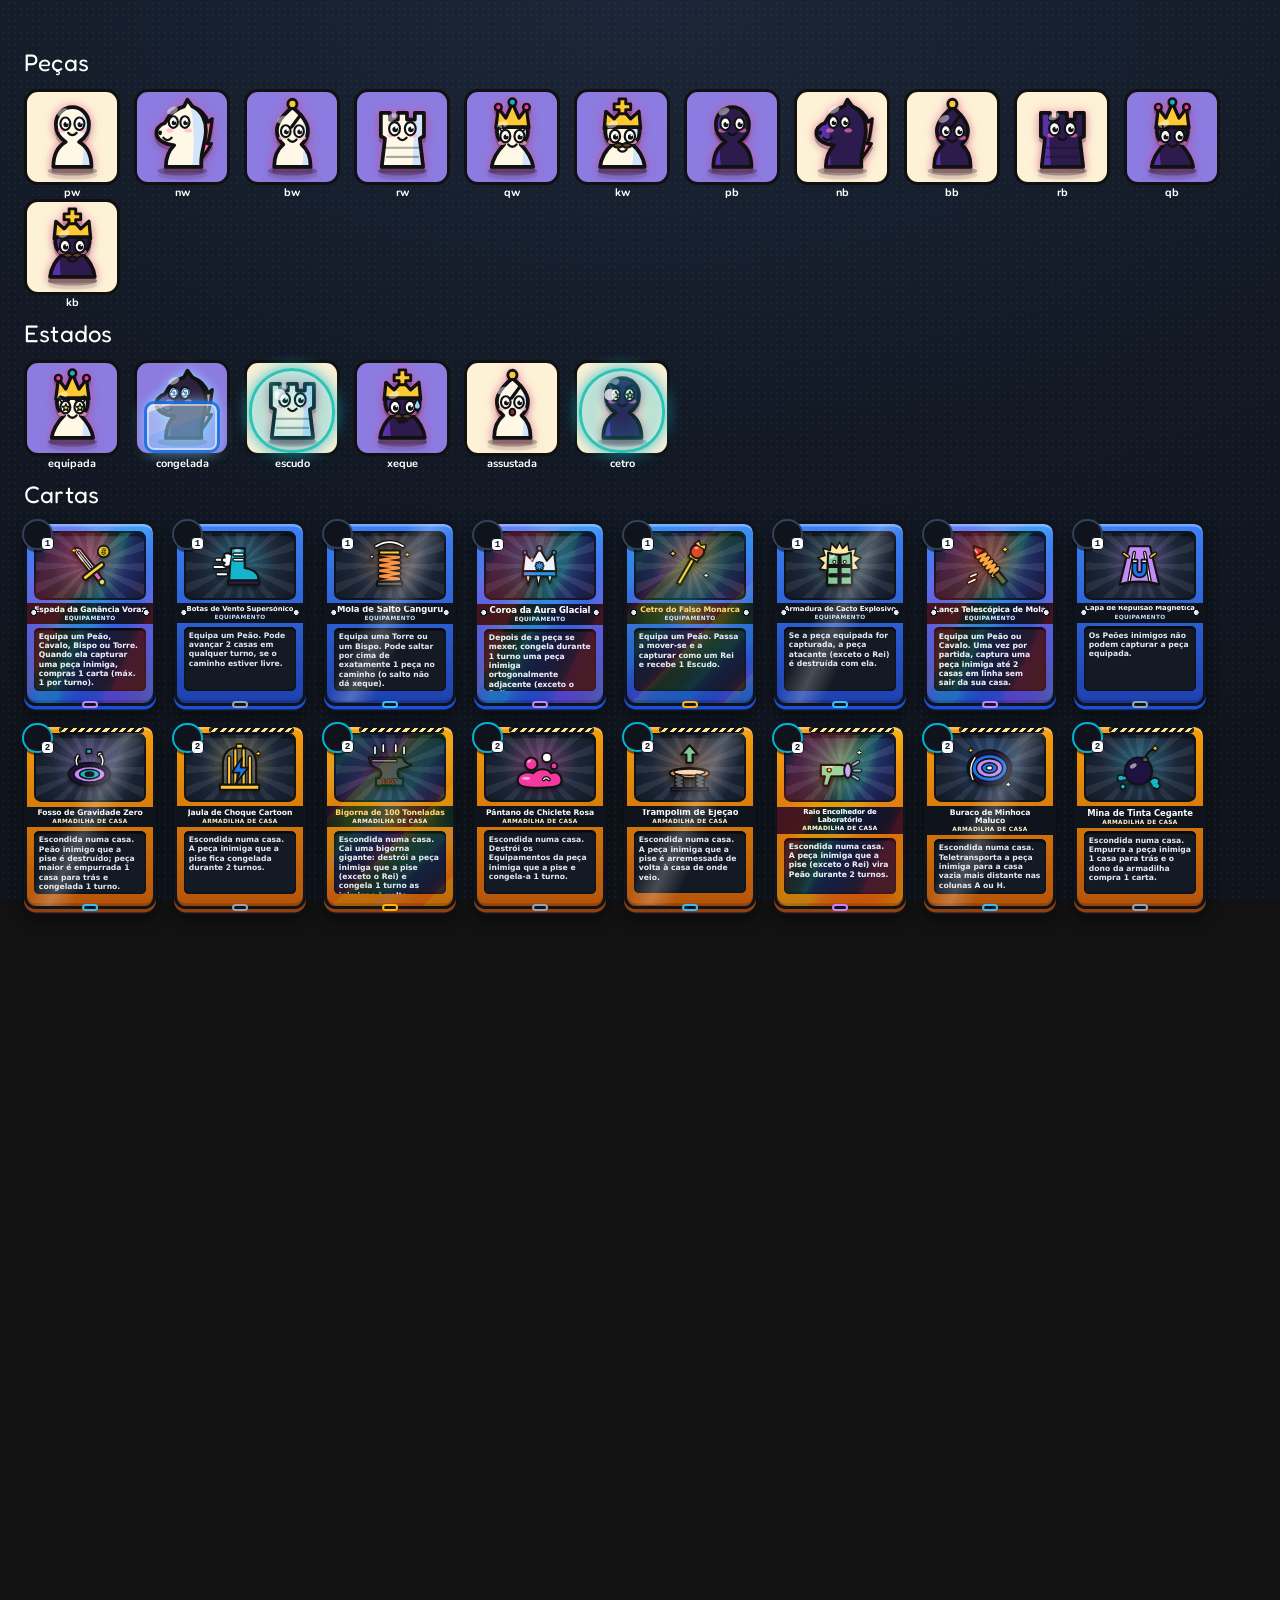
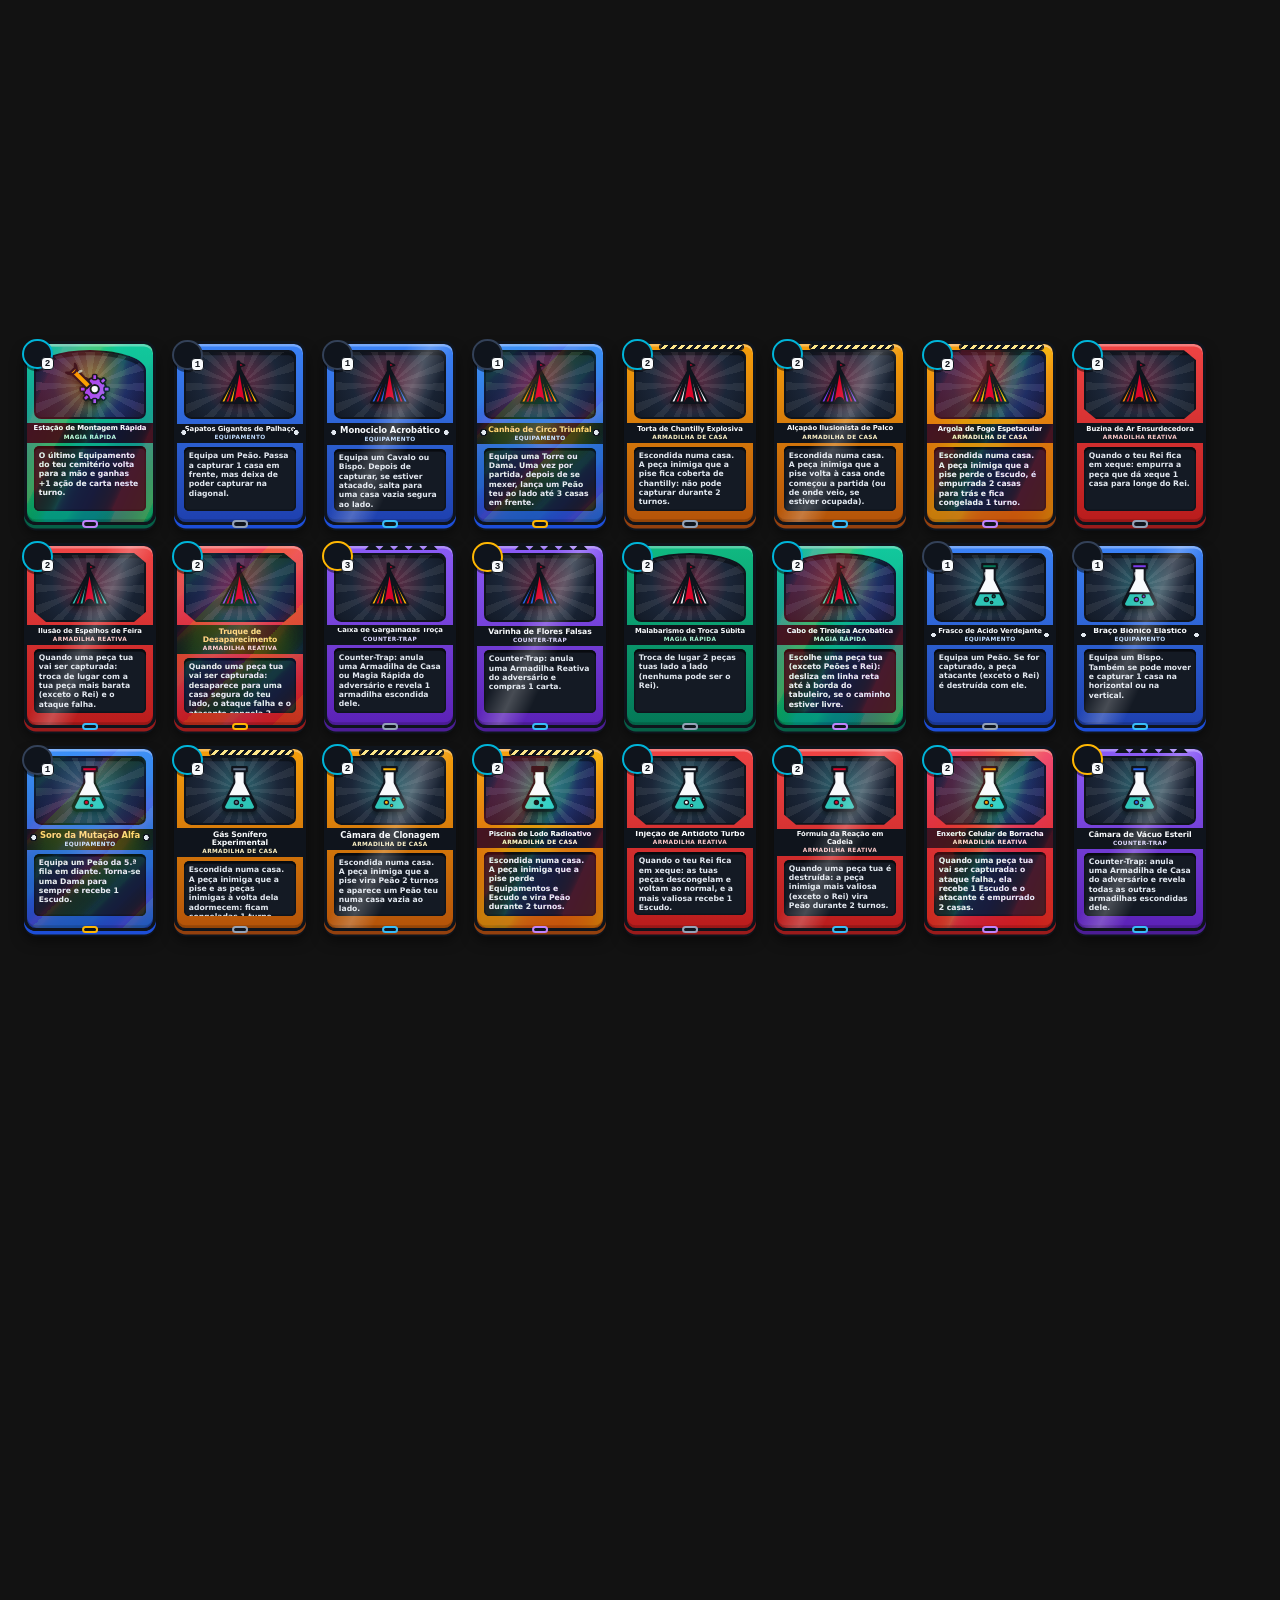
<file: tools/gallery.html>
<!doctype html>
<html lang="pt-PT">
<head>
  <meta charset="utf-8">
  <meta name="viewport" content="width=device-width, initial-scale=1">
  <title>Galeria · Chess-Gi-Oh!</title>
  <link href="https://fonts.googleapis.com/css2?family=Fredoka:wght@500;600;700&family=Nunito:wght@600;700;800&display=swap" rel="stylesheet">
  <link rel="stylesheet" href="../styles/base.css">
  <link rel="stylesheet" href="../styles/board.css">
  <link rel="stylesheet" href="../styles/cards.css">
  <style>
    body { padding: 24px; overflow: auto; }
    h2 { font-family: Fredoka, sans-serif; color: #fff; margin: 24px 0 12px; }
    .row { display: flex; flex-wrap: wrap; gap: 14px; }
    .cell { width: 96px; height: 96px; position: relative; background: #FDF1D6; border: 3px solid #111; border-radius: 14px; }
    .cell.dark { background: #8C7BE0; }
    .cell .piece { position: absolute; inset: 0; width: 100%; height: 100%; left: 0; top: 0; }
    .cell small { position: absolute; bottom: -18px; left: 0; right: 0; text-align: center; color: #fff; font: 700 11px Nunito, sans-serif; }
    .cards { display: flex; flex-wrap: wrap; gap: 18px; }
  </style>
</head>
<body>
  <h2>Peças</h2>
  <div class="row" id="pieces"></div>
  <h2>Estados</h2>
  <div class="row" id="states"></div>
  <h2>Cartas</h2>
  <div class="cards" id="cards"></div>
  <script src="../src/core/EventBus.js"></script>
  <script src="../src/game/CardsNew.js"></script>
  <script src="../src/game/Cards.js"></script>
  <script src="../src/view/PieceArt.js"></script>
  <script src="../src/view/CardArt.js"></script>
  <script src="../src/view/CardArtFamilies.js"></script>
  <script src="../src/ui/HoloCard.js"></script>
  <script>
    document.body.insertAdjacentHTML('afterbegin', YC.PieceArt.defs());
    const mk = (type, color, cls = '', label = '') => {
      const c = document.createElement('div');
      c.className = 'cell' + (Math.random() < 0.5 ? ' dark' : '');
      c.innerHTML = `<div class="piece ${color} ${cls}"><div class="hop"><div class="squash">${YC.PieceArt.svg(type, color)}</div></div>`
        + `<div class="shield-dome"></div><div class="ice-block"></div></div><small>${label}</small>`;
      return c;
    };
    for (const color of ['w', 'b']) for (const t of 'pnbrqk') document.getElementById('pieces').appendChild(mk(t, color, '', t + color));
    const st = document.getElementById('states');
    [['q', 'w', 'equipped', 'equipada'], ['n', 'b', 'frozen', 'congelada'], ['r', 'w', 'shielded', 'escudo'], ['k', 'b', 'checked', 'xeque'], ['b', 'w', 'scared', 'assustada'], ['p', 'b', 'equipped shielded', 'cetro']]
      .forEach(([t, c, cls, l]) => st.appendChild(mk(t, c, cls, l)));
    if (YC.HoloCard) {
      const box = document.getElementById('cards');
      for (const c of YC.Cards.LIST) box.appendChild(YC.HoloCard.create(c.id, { size: 'md' }));
    }
  </script>
</body>
</html>
</file>
<file: styles/base.css>
/* base.css — sistema de design "Caixa de Brinquedos de Vinil" (docs/DIRECAO-DE-ARTE.md): tokens, tipografia
   (Titan One / Plus Jakarta Sans / Chakra Petch), botões e painéis de plástico moldado (contorno escuro, aba
   inferior dura, bisel claro em cima — sem néon nem vidro desfocado), barra de topo, doca, toasts e modais. */
:root {
  /* superfícies e neutros (ardósia de vinil) */
  --bg-canvas: #0F141C;
  --surface-1: #181F2C;
  --surface-2: #232D3F;
  --surface-3: #334158;
  --border-ink: #0F141C;
  --border-highlight: rgba(255, 255, 255, .22);
  --text-main: #F8FAFC;
  --text-muted: #94A3B8;
  --text-inverse: #0F141C;
  /* ação e semântica */
  --color-primary: #FFB703; --color-primary-hover: #FFD166; --color-primary-lip: #B87D00;
  --color-accent: #00B4D8; --color-accent-lip: #007796;
  --color-success: #2EC4B6; --color-success-lip: #1B8A7E;
  --color-danger: #D90429; --color-danger-hover: #EF233C; --color-danger-lip: #8D021F;
  --color-warning: #FB8500;
  /* equipas, tabuleiro, raridades, tipos de carta */
  --team-white: #F1F5F9; --team-black: #1E293B;
  --board-tile-light: #E2E8F0; --board-tile-dark: #475569; --board-frame: #1E2636;
  --rarity-common: #64748B; --rarity-rare: #0284C7; --rarity-epic: #9333EA; --rarity-legendary: #FFB703;
  --type-equip: #2563EB; --type-equip-lip: #1D4ED8;
  --type-trap-tile: #D97706; --type-trap-tile-lip: #92400E;
  --type-trap-react: #DC2626; --type-trap-react-lip: #991B1B;
  --type-counter: #7C3AED; --type-counter-lip: #5B21B6;
  --type-magic: #047857; --type-magic-lip: #065F46;
  /* tipografia */
  --font-display: 'Titan One', system-ui, sans-serif;
  --font-sans: 'Plus Jakarta Sans', system-ui, -apple-system, sans-serif;
  --font-num: 'Chakra Petch', ui-monospace, monospace;
  /* raios, sombras táteis, espaços */
  --radius-xs: 6px; --radius-sm: 10px; --radius-md: 14px; --radius-lg: 20px; --radius-xl: 26px;
  --shadow-panel: 0 6px 0 #090C10, 0 12px 24px rgba(0, 0, 0, .45), inset 0 2px 0 var(--border-highlight);
  --shadow-tray: inset 0 3px 0 rgba(0, 0, 0, .55), inset 0 0 0 2px #0F141C, 0 1px 0 rgba(255, 255, 255, .08);
  --shadow-btn-primary: 0 5px 0 var(--color-primary-lip), 0 8px 16px rgba(0, 0, 0, .4), inset 0 2px 0 rgba(255, 255, 255, .45);
  --shadow-btn-secondary: 0 4px 0 #111722, 0 6px 12px rgba(0, 0, 0, .35), inset 0 2px 0 rgba(255, 255, 255, .18);
  --shadow-btn-danger: 0 5px 0 var(--color-danger-lip), 0 8px 16px rgba(0, 0, 0, .4), inset 0 2px 0 rgba(255, 255, 255, .3);
  --shadow-card-rest: 0 4px 0 #090C10, 0 8px 16px rgba(0, 0, 0, .5);
  --shadow-card-lift: 0 6px 0 #090C10, 0 22px 32px rgba(0, 0, 0, .65);
  /* motion */
  --dur-instant: 90ms; --dur-fast: 160ms; --dur-normal: 260ms; --dur-slow: 420ms;
  --ease-out-snappy: cubic-bezier(.22, 1, .36, 1);
  --ease-out-toy: cubic-bezier(.34, 1.45, .64, 1);
  --ease-in-anticipation: cubic-bezier(.36, 0, .66, -.56);
  --ease-in-out-crisp: cubic-bezier(.65, 0, .35, 1);

  /* nomes antigos (ainda usados em alguns sítios) apontados para a paleta nova */
  --ink: #0F141C; --cream: #F8FAFC; --night: #0F141C; --night-2: #181F2C; --plum: #232D3F;
  --gold: #FFB703; --pink: #D90429; --teal: #2EC4B6; --cyan: #00B4D8; --blue: #2563EB; --orange: #FB8500;
  --green: #2EC4B6; --red: #D90429; --grey: #94A3B8; --violet: #7C3AED; --lilac: #C4B5FD;
  --radius: 20px;
  --pop: 0 5px 0 #090C10;
  --pop-sm: 0 3px 0 #090C10;
  --font-head: var(--font-display);
  --font-body: var(--font-sans);
  color-scheme: dark;
}

* { box-sizing: border-box; }
html, body { margin: 0; height: 100%; }
body {
  font-family: var(--font-sans);
  font-weight: 600;
  font-synthesis: none;   /* a Titan One só tem um peso: nunca engordar à força */
  color: var(--text-main);
  background: radial-gradient(120% 90% at 50% 0%, #1B2638 0%, #121925 55%, var(--bg-canvas) 100%) fixed;
  overflow-x: hidden;
}
/* textura de plástico moldado: grão muito fino, sem cor */
body::before {
  content: '';
  position: fixed; inset: 0; pointer-events: none; z-index: 0;
  background-image: radial-gradient(rgba(255, 255, 255, .035) 1px, transparent 1.2px);
  background-size: 6px 6px;
}
button { font: inherit; color: inherit; }
h1, h2, h3, .head { font-family: var(--font-display); font-weight: 400; letter-spacing: .01em; margin: 0; }
/* títulos de brinquedo: contorno por trás do preenchimento + sombra dura */
.title-toy { font-family: var(--font-display); font-weight: 400; color: var(--text-main); -webkit-text-stroke: 2px var(--border-ink); paint-order: stroke fill; text-shadow: 0 3px 0 var(--border-ink); }
[hidden] { display: none !important; }
.ico { display: inline-block; flex: none; vertical-align: middle; overflow: visible; }

/* ── Botões (plástico com aba dura; carregar = o botão bate no fundo) ── */
.btn {
  --bg: linear-gradient(180deg, var(--color-primary-hover) 0%, var(--color-primary) 100%); --fg: var(--text-inverse);
  --lip: var(--color-primary-lip); --shadow: var(--shadow-btn-primary);
  display: inline-flex; align-items: center; justify-content: center; gap: .5em;
  min-height: 44px; padding: 0 1.2em; border: 3px solid var(--border-ink); border-radius: var(--radius-md);
  background: var(--bg); color: var(--fg);
  font-family: var(--font-display); font-weight: 400; font-size: 1.02rem; line-height: 1; letter-spacing: .02em;
  box-shadow: var(--shadow); cursor: pointer; user-select: none; white-space: nowrap;
  transition: transform 120ms var(--ease-out-toy), box-shadow 120ms var(--ease-out-snappy), filter 120ms;
  position: relative;
}
.btn:hover { transform: translateY(-2px); filter: brightness(1.06); box-shadow: 0 7px 0 var(--lip), 0 10px 18px rgba(0, 0, 0, .4), inset 0 2px 0 rgba(255, 255, 255, .4); }
.btn:active { transform: translateY(4px) scale(.98); box-shadow: 0 1px 0 var(--lip), 0 2px 6px rgba(0, 0, 0, .4), inset 0 2px 0 rgba(255, 255, 255, .3); transition-duration: 70ms; }
.btn:focus-visible { outline: 3px solid var(--color-accent); outline-offset: 3px; }
.btn:disabled { --bg: var(--surface-3); --fg: #64748B; --lip: #1E293B; filter: none; cursor: not-allowed; transform: none; box-shadow: 0 4px 0 #1E293B; }
/* secundário (ardósia), perigo (vermelho), acento (azul), sucesso (menta) */
.btn.secondary, .btn.pink, .btn.violet, .btn.ghost { --bg: var(--surface-2); --fg: var(--text-main); --lip: #111722; --shadow: var(--shadow-btn-secondary); font-family: var(--font-sans); font-weight: 800; text-transform: uppercase; font-size: .9rem; }
.btn.secondary:hover, .btn.pink:hover, .btn.violet:hover, .btn.ghost:hover { --bg: var(--surface-3); }
.btn.danger, .btn.red { --bg: linear-gradient(180deg, var(--color-danger-hover) 0%, var(--color-danger) 100%); --fg: var(--text-main); --lip: var(--color-danger-lip); --shadow: var(--shadow-btn-danger); }
.btn.accent, .btn.teal, .btn.blue { --bg: linear-gradient(180deg, #48CAE4 0%, var(--color-accent) 100%); --fg: var(--text-inverse); --lip: var(--color-accent-lip); --shadow: 0 5px 0 var(--color-accent-lip), 0 8px 16px rgba(0, 0, 0, .4), inset 0 2px 0 rgba(255, 255, 255, .4); }
.btn.green { --bg: linear-gradient(180deg, #5EE0D4 0%, var(--color-success) 100%); --fg: var(--text-inverse); --lip: var(--color-success-lip); --shadow: 0 5px 0 var(--color-success-lip), 0 8px 16px rgba(0, 0, 0, .4), inset 0 2px 0 rgba(255, 255, 255, .4); }
.btn.big { min-height: 56px; font-size: 1.3rem; padding: 0 1.6em; }
.btn.small { min-height: 34px; font-size: .82rem; padding: 0 .9em; border-width: 2.5px; border-radius: var(--radius-sm); }
.btn .ico { width: 1.25em; height: 1.25em; }
.icon-btn { width: 40px; height: 40px; display: inline-grid; place-items: center; border-radius: var(--radius-sm); border: 2.5px solid var(--border-ink); background: var(--surface-2);
  box-shadow: var(--shadow-btn-secondary); cursor: pointer; transition: transform 120ms var(--ease-out-toy), background 120ms; }
.icon-btn:hover { background: var(--surface-3); transform: translateY(-1px); }
.icon-btn:active { transform: translateY(3px); box-shadow: 0 1px 0 #111722; }

/* chips (escolhas pequenas: nível do bot, relógio, filtros) */
.chip {
  display: inline-flex; align-items: center; gap: .35em; min-height: 32px; padding: 0 .8em; border-radius: var(--radius-sm);
  border: 2.5px solid var(--border-ink); background: var(--surface-1); color: var(--text-muted);
  font-family: var(--font-sans); font-weight: 800; font-size: .82rem; box-shadow: var(--shadow-tray); cursor: pointer;
  transition: transform 120ms var(--ease-out-toy), background 120ms, color 120ms;
}
.chip:hover { color: var(--text-main); background: var(--surface-2); }
.chip.on { background: var(--color-accent); color: var(--text-inverse); box-shadow: 0 3px 0 var(--color-accent-lip), inset 0 2px 0 rgba(255, 255, 255, .35); transform: translateY(-1px); }
.chip.dark { background: var(--surface-1); }

/* painel (plástico ABS opaco) e bandeja rebaixada */
.panel {
  background: var(--surface-2); color: var(--text-main);
  border: 3px solid var(--border-ink); border-radius: var(--radius-lg);
  box-shadow: var(--shadow-panel);
}
.panel.cream { background: var(--surface-2); color: var(--text-main); }
.tray { background: var(--surface-1); border-radius: 12px; box-shadow: var(--shadow-tray); padding: 12px; }
.panel-head { display: flex; align-items: center; gap: 8px; margin: -3px -3px 12px; padding: 0 14px; height: 46px; background: var(--surface-1);
  border-radius: var(--radius-lg) var(--radius-lg) 0 0; border-bottom: 2px solid var(--border-ink); }
.panel-head h2, .panel-head h3 { font-size: 1.15rem; -webkit-text-stroke: 1.5px var(--border-ink); paint-order: stroke fill; text-shadow: 0 2px 0 var(--border-ink); }

/* ── Barra de topo ── */
#topnav {
  position: sticky; top: 0; z-index: 60;
  display: flex; align-items: center; gap: 12px; height: 64px; padding: 0 20px;
  background: var(--surface-1); border-bottom: 3px solid var(--border-ink); box-shadow: 0 4px 0 #090C10;
}
.logo { font-family: var(--font-display); font-size: 1.35rem; line-height: 1; white-space: nowrap; cursor: pointer; margin: 0 auto 0 8px;
  color: var(--color-primary); -webkit-text-stroke: 2px var(--border-ink); paint-order: stroke fill; text-shadow: 0 3px 0 var(--border-ink); }
.logo small { display: block; margin-top: 3px; font-family: var(--font-sans); font-weight: 800; font-size: .52em; color: var(--text-muted); letter-spacing: .22em; text-transform: uppercase;
  -webkit-text-stroke: 0; text-shadow: none; }
.match-flag { display: none; align-items: center; gap: 6px; font-weight: 800; font-size: .85rem; color: var(--color-primary); }
body.has-match .match-flag { display: inline-flex; }
.wallet { display: flex; gap: 8px; align-items: center; }
.coin-pill { display: inline-flex; align-items: center; gap: 6px; height: 36px; padding: 0 12px 0 5px; border-radius: 999px; border: 2px solid var(--border-ink);
  background: var(--surface-1); box-shadow: var(--shadow-tray); font-family: var(--font-num); font-weight: 700; font-size: 1rem; font-variant-numeric: tabular-nums; }
.coin-pill .ico { width: 26px; height: 26px; }
.btn .coin-pill { height: 30px; background: rgba(15, 20, 28, .14); border-color: rgba(15, 20, 28, .55); box-shadow: none; color: var(--text-inverse); }
.btn .coin-pill .ico { width: 22px; height: 22px; }
.account { display: flex; align-items: center; gap: 10px; font-size: .9rem; cursor: pointer; padding: 4px 10px 4px 4px; border-radius: 12px; border: 2px solid transparent; }
.account:hover { border-color: var(--surface-3); }
.acc-txt { display: flex; flex-direction: column; line-height: 1.15; }
.acc-txt b { font-weight: 800; }
.acc-txt small { color: var(--text-muted); font-size: .72rem; display: inline-flex; align-items: center; gap: 4px; }
.avatar { width: 44px; height: 44px; border-radius: 12px; border: 2.5px solid var(--border-ink); background: var(--surface-3); display: grid; place-items: center; overflow: hidden;
  font-family: var(--font-display); color: var(--text-main); font-size: 1.1rem; box-shadow: 0 3px 0 #090C10, inset 0 2px 0 rgba(255, 255, 255, .2); }
.avatar img { width: 100%; height: 100%; object-fit: cover; }

/* ── Doca de navegação (em baixo) ── */
#dock { position: fixed; left: 50%; bottom: 18px; transform: translateX(-50%); z-index: 60; display: flex; align-items: flex-end; gap: 6px; padding: 6px;
  border-radius: 18px; background: var(--surface-1); border: 3px solid var(--border-ink); box-shadow: 0 5px 0 #090C10, 0 12px 24px rgba(0, 0, 0, .5); }
#dock .tab { display: flex; flex-direction: column; align-items: center; justify-content: center; gap: 2px; width: 100px; height: 58px; border-radius: 12px;
  border: 2.5px solid var(--border-ink); background: var(--surface-1); color: var(--text-muted); cursor: pointer; box-shadow: var(--shadow-tray);
  font-family: var(--font-sans); font-weight: 800; font-size: .74rem; text-transform: uppercase; letter-spacing: .04em;
  transition: width 220ms var(--ease-out-snappy), height 220ms var(--ease-out-snappy), transform 220ms var(--ease-out-snappy), background 140ms, color 140ms; }
#dock .tab .ico { width: 28px; height: 28px; transition: transform 220ms var(--ease-out-toy); }
#dock .tab:hover { color: var(--text-main); background: var(--surface-2); transform: translateY(-2px); }
#dock .tab.active { width: 126px; height: 70px; transform: translateY(-6px); background: var(--surface-2); color: var(--text-main);
  box-shadow: inset 0 4px 0 var(--color-accent), 0 4px 0 #090C10, inset 0 0 0 2px rgba(255, 255, 255, .05); }
#dock .tab.active span { font-family: var(--font-display); font-weight: 400; font-size: .95rem; text-transform: none; letter-spacing: .01em; color: var(--text-main);
  -webkit-text-stroke: 1.2px var(--border-ink); paint-order: stroke fill; }
#dock .tab.active .ico { transform: scale(1.12) translateY(-1px); }
body.in-match #dock { display: none; }

main#screens { position: relative; z-index: 1; }
.screen { display: none; padding: 22px 22px 120px; max-width: 1360px; margin: 0 auto; }
.screen.active { display: block; }

/* ── Toasts e modais ── */
#toasts { position: fixed; left: 50%; top: 76px; transform: translateX(-50%); z-index: 100; display: flex; flex-direction: column; gap: 8px; align-items: center; pointer-events: none; }
.toast { display: flex; align-items: center; min-height: 46px; background: var(--surface-2); color: var(--text-main); border: 2.5px solid var(--border-ink); border-left: 8px solid var(--color-accent);
  border-radius: 12px; padding: .55em 1em; box-shadow: 0 4px 0 #090C10, 0 10px 20px rgba(0, 0, 0, .45); font-weight: 700;
  animation: toast-in 240ms var(--ease-out-snappy); max-width: min(92vw, 520px); }
.toast.bad { border-left-color: var(--color-danger); }
@keyframes toast-in { from { opacity: 0; transform: translateY(-14px); } }

.modal-back { position: fixed; inset: 0; z-index: 80; background: rgba(10, 14, 20, .78); display: grid; place-items: center; padding: 16px; animation: fade-in 160ms; }
.modal { position: relative; background: var(--surface-2); color: var(--text-main); border: 3px solid var(--border-ink); border-radius: var(--radius-lg); box-shadow: var(--shadow-panel);
  padding: 22px; max-width: min(560px, 94vw); max-height: 88vh; overflow: auto; animation: pop-in 240ms var(--ease-out-snappy); }
.modal-x { position: absolute; top: 10px; right: 10px; width: 40px; height: 40px; display: grid; place-items: center; border-radius: var(--radius-sm); cursor: pointer;
  border: 2.5px solid var(--border-ink); background: linear-gradient(180deg, var(--color-danger-hover), var(--color-danger)); box-shadow: 0 4px 0 var(--color-danger-lip), inset 0 2px 0 rgba(255, 255, 255, .3);
  transition: transform 120ms var(--ease-out-toy); z-index: 2; }
.modal-x:hover { transform: translateY(-2px); }
.modal-x:active { transform: translateY(3px); box-shadow: 0 1px 0 var(--color-danger-lip); }
.modal h2 { padding-right: 44px; font-size: 1.5rem; margin-bottom: 10px; -webkit-text-stroke: 1.5px var(--border-ink); paint-order: stroke fill; text-shadow: 0 2px 0 var(--border-ink); }
.modal p { font-weight: 500; line-height: 1.5; color: #CBD5E1; }
.modal .row { display: flex; gap: 10px; flex-wrap: wrap; justify-content: flex-end; margin-top: 18px; }
@keyframes fade-in { from { opacity: 0; } }
@keyframes pop-in { from { opacity: 0; transform: scale(.92) translateY(12px); } }

/* definições: linhas com interruptor de plástico */
.settings-modal { width: min(440px, 94vw); }
.set-row { display: flex; align-items: center; justify-content: space-between; gap: 14px; padding: 12px 14px; margin-top: 10px; border-radius: 12px; background: var(--surface-1); box-shadow: var(--shadow-tray); cursor: pointer; }
.set-row b { display: block; font-weight: 800; }
.set-row small { display: block; color: var(--text-muted); font-weight: 600; font-size: .82rem; margin-top: 2px; }
.toggle { position: relative; flex: none; width: 58px; height: 32px; border-radius: 999px; border: 2.5px solid var(--border-ink); background: var(--surface-3); cursor: pointer;
  box-shadow: inset 0 3px 0 rgba(0, 0, 0, .35); transition: background 160ms; }
.toggle i { position: absolute; top: 2px; left: 3px; width: 23px; height: 23px; border-radius: 50%; background: #F8FAFC; border: 2px solid var(--border-ink); box-shadow: 0 2px 0 #090C10;
  transition: transform 180ms var(--ease-out-toy); }
.toggle.on { background: var(--color-success); }
.toggle.on i { transform: translateX(25px); }
.muted { color: var(--text-muted); }
.sr { position: absolute; width: 1px; height: 1px; overflow: hidden; clip: rect(0 0 0 0); }

@media (max-width: 860px) {
  #topnav { height: 52px; padding: 0 10px; gap: 8px; }
  .logo { font-size: 1.05rem; margin-left: 4px; }
  .logo small, .acc-txt small { display: none; }
  .avatar { width: 36px; height: 36px; }
  .screen { padding: 14px 12px 110px; }
  #dock { left: 0; right: 0; bottom: 0; transform: none; border-radius: 16px 16px 0 0; justify-content: center; padding: 6px 6px calc(6px + env(safe-area-inset-bottom)); border-bottom: 0; }
  #dock .tab { flex: 1; width: auto; max-width: 96px; height: 54px; }
  #dock .tab.active { flex: 1.25; width: auto; max-width: 120px; height: 62px; }
}
@media (max-width: 520px) {
  #topnav { gap: 6px; }
  .logo { display: none; }
  .wallet { margin-left: auto; gap: 5px; }
  .icon-btn { width: 36px; height: 36px; }
  .acc-txt { display: none; }
  .coin-pill { height: 32px; font-size: .88rem; padding: 0 9px 0 3px; }
  .coin-pill .ico { width: 22px; height: 22px; }
}
/* "Reduzir movimento" (Definições do jogo; não segue o sistema — ver YC.reducedMotion em Assets.js) */
html.reduce-motion *, html.reduce-motion *::before, html.reduce-motion *::after { animation-duration: .01ms !important; animation-iteration-count: 1 !important; transition-duration: .12s !important; }
</file>
<file: styles/board.css>
/* board.css — tabuleiro neon em 3D (plano inclinado) com peças em pé sobre bases a brilhar,
   estados das peças (equipada, congelada, escudo, xeque) e marcações de jogada com o nome da casa. */
.board-host, .board-wrap, .board, .pieces { transform-style: preserve-3d; }
.board-wrap { position: relative; width: var(--bw, 560px); aspect-ratio: 1; padding: calc(var(--bw, 560px) * .022); border-radius: 18px;
  background: linear-gradient(160deg, #18206b, #0b0f3a 70%); border: 2px solid #59E1FF;
  box-shadow: 0 0 0 4px rgba(89, 225, 255, .18), 0 0 46px rgba(89, 225, 255, .55), inset 0 0 34px rgba(89, 225, 255, .3), 0 18px 0 #070a26; }
.board { position: relative; width: 100%; height: 100%; display: grid; grid-template-columns: repeat(8, 1fr); grid-template-rows: repeat(8, 1fr);
  border-radius: 8px; background: #070a2e; }
.board::before { content: ''; position: absolute; inset: 0; z-index: 1; pointer-events: none; border-radius: 8px; transform: translateZ(.5px);
  background: radial-gradient(circle at 50% 50%, transparent 0 17%, rgba(197, 138, 249, .45) 17.5% 18.5%, transparent 19% 27%, rgba(123, 66, 246, .35) 27.5% 28.2%, transparent 28.8%),
    radial-gradient(circle at 50% 50%, rgba(123, 66, 246, .28), transparent 42%); mix-blend-mode: screen; }
.sq { position: relative; background: rgba(14, 18, 66, .95); box-shadow: inset 0 0 0 1px rgba(120, 200, 255, .16); }
.sq:not(.dark) { background: linear-gradient(145deg, rgba(118, 158, 255, .62), rgba(76, 104, 236, .5)); box-shadow: inset 0 0 0 1px rgba(170, 225, 255, .45), inset 0 0 14px rgba(170, 225, 255, .25); }
.coord { position: absolute; font-family: var(--font-head); font-weight: 700; font-size: calc(var(--bw, 560px) * .02); color: rgba(150, 225, 255, .75); pointer-events: none; z-index: 2; }
.coord.file { right: 5%; bottom: 2%; } .coord.rank { left: 5%; top: 3%; }

/* marcações (deitadas no tabuleiro) */
.sq.last { box-shadow: inset 0 0 0 999px rgba(252, 201, 52, .26), inset 0 0 0 2px rgba(252, 201, 52, .7); }
.sq.sel { box-shadow: inset 0 0 0 999px rgba(89, 225, 255, .35), inset 0 0 0 3px #59E1FF; }
.sq .dot { position: absolute; left: 50%; top: 50%; width: 30%; height: 30%; transform: translate(-50%, -50%); border-radius: 50%; z-index: 2;
  background: radial-gradient(circle, #CFF6FF 0 25%, #59E1FF 55%, rgba(89, 225, 255, 0) 72%); pointer-events: none; animation: dot-in .3s cubic-bezier(.2, 1.8, .4, 1); }
.sq .ring { position: absolute; inset: 8%; border-radius: 50%; border: 4px solid #FF4F9A; box-shadow: 0 0 14px #FF4F9A, inset 0 0 10px rgba(255, 79, 154, .6); pointer-events: none; z-index: 2;
  animation: dot-in .3s cubic-bezier(.2, 1.8, .4, 1), ring-pulse 1.2s ease-in-out infinite; }
.sq .ring.lance { border-style: dashed; border-color: #FA903E; box-shadow: 0 0 14px #FA903E; }
.sq-label { position: absolute; left: 50%; bottom: 6%; transform: translateX(-50%); z-index: 3; pointer-events: none; padding: 0 .4em; border-radius: 6px;
  background: rgba(7, 10, 46, .85); border: 1.5px solid #59E1FF; color: #CFF6FF; font: 700 calc(var(--bw, 560px) * .021) var(--font-head); letter-spacing: .04em; }
.sq.target { cursor: pointer; }
/* lances de uma peça inimiga (espreitar, MatchHints): casa dela vermelha, destinos laranja, capturas vermelhas */
.sq.peek-from { box-shadow: inset 0 0 0 999px rgba(217, 4, 41, .3), inset 0 0 0 3px #D90429; }
.sq .dot.peek { width: 24%; height: 24%; background: radial-gradient(circle, #FFE1B8 0 25%, #FB8500 55%, rgba(251, 133, 0, 0) 72%); }
.sq .ring.peek { border-color: #FF4D5E; box-shadow: 0 0 12px #FF4D5E; }
.sq-label.peek { border-color: #FB8500; color: #FFE1B8; }
.sq.target:hover { box-shadow: inset 0 0 0 999px rgba(89, 225, 255, .22), inset 0 0 0 2px #59E1FF; }
.sq.equip-ok::before { content: ''; position: absolute; inset: 4%; border-radius: 50%; z-index: 2; background: radial-gradient(circle, rgba(252, 201, 52, .75), transparent 70%);
  animation: pulse-glow 1.1s ease-in-out infinite; pointer-events: none; }
.sq.trap-ok::before { content: ''; position: absolute; inset: 14%; border-radius: 10px; z-index: 2; border: 3px dashed #FF4F9A; box-shadow: 0 0 10px rgba(255, 79, 154, .7); animation: spin-slow 6s linear infinite; pointer-events: none; }
.sq.check { animation: check-pulse .9s ease-in-out infinite; }
.sq.threat-to { box-shadow: inset 0 0 0 4px #D90429, inset 0 0 18px rgba(217, 4, 41, .55); }
.sq.threat-from { box-shadow: inset 0 0 0 4px #FB8500; }
.sq.blocked { background-image: repeating-linear-gradient(45deg, #FFB703 0 10px, #0F141C 10px 20px) !important; box-shadow: inset 0 0 0 3px #0F141C; }
@keyframes dot-in { from { transform: translate(-50%, -50%) scale(0); } }
@keyframes ring-pulse { 50% { box-shadow: 0 0 22px #FF4F9A, inset 0 0 14px rgba(255, 79, 154, .8); } }
@keyframes pulse-glow { 50% { transform: scale(1.12); opacity: .6; } }
@keyframes spin-slow { to { transform: rotate(360deg); } }
@keyframes check-pulse { 0%, 100% { box-shadow: inset 0 0 0 999px rgba(217, 48, 37, .3); } 50% { box-shadow: inset 0 0 0 999px rgba(255, 60, 60, .7), 0 0 20px #FF3B3B; } }

/* armadilhas próprias (só o dono vê) e inimigas reveladas */
.trap-mark { position: absolute; inset: 12%; border-radius: 12px; border: 3px dashed var(--c, #FF4F9A); pointer-events: auto; z-index: 2;
  display: grid; place-items: center; background: rgba(255, 255, 255, .12); box-shadow: 0 0 12px var(--c, #FF4F9A); animation: trap-breathe 2.2s ease-in-out infinite; }
.trap-mark svg { width: 70%; height: 70%; opacity: .95; }
.trap-mark.enemy { border-style: solid; border-color: var(--red); background: rgba(217, 48, 37, .2); }
.trap-mark.enemy::after { content: '!'; position: absolute; top: -10px; right: -8px; width: 20px; height: 20px; border-radius: 50%; background: var(--red);
  border: 2.5px solid var(--ink); color: #fff; font: 700 13px/16px var(--font-head); text-align: center; }
@keyframes trap-breathe { 50% { transform: scale(.92); opacity: .78; } }

/* ── peças em pé ── */
.pieces { position: absolute; inset: 0; pointer-events: none; transform: translateZ(1px); z-index: 3; }
.piece { position: absolute; width: 12.5%; height: 12.5%; pointer-events: none; transform-style: preserve-3d; }
.piece .base-disc { position: absolute; left: 10%; right: 10%; top: 22%; bottom: 14%; border-radius: 50%; pointer-events: none;
  background: radial-gradient(circle, rgba(255, 79, 154, .95) 0 22%, rgba(255, 79, 154, .45) 45%, rgba(255, 79, 154, 0) 70%); box-shadow: 0 0 0 2px rgba(255, 140, 190, .55); }
.piece.mine .base-disc { background: radial-gradient(circle, rgba(89, 225, 255, .95) 0 22%, rgba(89, 225, 255, .45) 45%, rgba(89, 225, 255, 0) 70%); box-shadow: 0 0 0 2px rgba(160, 240, 255, .6); }
.piece .stand { position: absolute; left: -6%; right: -6%; bottom: 36%; height: 128%; transform-origin: 50% 100%; transform: rotateX(calc(-1 * var(--tilt, 30deg))); transform-style: preserve-3d; pointer-events: none; }
.piece .hop { position: absolute; inset: 0; }
.piece .squash { position: absolute; inset: 0 4%; transform-origin: 50% 95%; pointer-events: auto; cursor: pointer; }
.piece-svg { width: 100%; height: 100%; display: block; overflow: visible; filter: drop-shadow(0 0 5px rgba(255, 79, 154, .55)) drop-shadow(0 4px 0 rgba(0, 0, 0, .35)); }
.piece.mine .piece-svg { filter: drop-shadow(0 0 5px rgba(89, 225, 255, .6)) drop-shadow(0 4px 0 rgba(0, 0, 0, .35)); }
.piece.selected .squash { transform: translateY(-10%) scale(1.08); transition: transform .2s cubic-bezier(.2, 1.8, .4, 1); }
.piece.selected .base-disc { box-shadow: 0 0 0 3px #CFF6FF, 0 0 18px #59E1FF; }
.piece .squash:hover .piece-svg { filter: drop-shadow(0 0 9px #fff) drop-shadow(0 4px 0 rgba(0, 0, 0, .35)); }
.piece.lifted { z-index: 6; }

/* expressões */
.piece-svg .eyes-wrap { transform-box: fill-box; transform-origin: 50% 50%; animation: blink 3.6s infinite; animation-delay: var(--blink, 0s); }
@keyframes blink { 0%, 93%, 100% { transform: scaleY(1); } 95.5% { transform: scaleY(.08); } }
.piece-svg .eyes-star, .piece-svg .eyes-spiral, .piece-svg .brows, .piece-svg .mouth-o, .piece-svg .mouth-grit, .piece-svg .sweat { display: none; }
.piece.equipped .eyes-normal .pupil { display: none; }
.piece.equipped .eyes-star, .piece.equipped .brows { display: inline; }
.piece.frozen .eyes-normal, .piece.frozen .eyes-star, .piece.frozen .brows { display: none; }
.piece.frozen .eyes-spiral { display: inline; }
.piece.checked .sweat, .piece.checked .mouth-grit { display: inline; }
.piece.checked .mouth-smile { display: none; }
.piece.checked .piece-svg { animation: tremble .16s linear infinite; }
.piece.scared .mouth-smile, .piece.scared .mouth-grit { display: none; }
.piece.scared .mouth-o { display: inline; }
.piece.scared .piece-svg { animation: tremble .12s linear infinite; }
@keyframes tremble { 25% { transform: translate(-1.5%, .5%) rotate(-1.5deg); } 75% { transform: translate(1.5%, -.5%) rotate(1.5deg); } }

.piece .aura { position: absolute; inset: 10% 0 0; border-radius: 50%; opacity: 0; pointer-events: none; background: radial-gradient(circle, var(--aura, rgba(252, 201, 52, .7)) 0%, transparent 65%); }
.piece.equipped .aura { opacity: .8; animation: aura 1.6s ease-in-out infinite; }
@keyframes aura { 50% { transform: scale(1.12); opacity: .45; } }
.piece .medals { position: absolute; right: 0; bottom: 4%; display: flex; flex-direction: column-reverse; gap: 2px; z-index: 3; }
.medal { width: calc(var(--bw, 560px) * .03); height: calc(var(--bw, 560px) * .03); border-radius: 50%; border: 2px solid var(--ink);
  background: radial-gradient(circle at 35% 30%, #fff 0%, var(--c1) 45%, var(--c2) 100%); display: grid; place-items: center; overflow: hidden; box-shadow: 0 0 8px var(--c1); }
.medal svg { width: 115%; height: 115%; }
.piece .shield-dome { position: absolute; inset: 6% 2% 0; border-radius: 50% 50% 46% 46%; border: 3px solid var(--teal); opacity: 0; transform: scale(.4);
  background: radial-gradient(circle at 35% 30%, rgba(255, 255, 255, .75) 0 7%, transparent 8%), radial-gradient(circle at 50% 55%, rgba(18, 181, 203, .08), rgba(18, 181, 203, .35) 70%);
  box-shadow: 0 0 16px rgba(18, 181, 203, .85), inset 0 0 12px rgba(255, 255, 255, .5); transition: opacity .3s, transform .45s cubic-bezier(.2, 1.8, .4, 1); pointer-events: none; z-index: 4; }
.piece.shielded .shield-dome { opacity: 1; transform: scale(1); animation: dome-wobble 2.4s ease-in-out infinite; }
@keyframes dome-wobble { 50% { transform: scale(1.04, .97); } }
.piece .ice-block { position: absolute; left: 8%; right: 8%; bottom: 0; height: 0; border-radius: 10px; opacity: 0; pointer-events: none; z-index: 3;
  background: linear-gradient(160deg, rgba(255, 255, 255, .75) 0 12%, rgba(189, 231, 255, .55) 13% 45%, rgba(143, 211, 255, .6) 46%);
  border: 3px solid #1A73E8; box-shadow: inset 0 0 0 2px rgba(255, 255, 255, .6), 0 0 14px rgba(143, 211, 255, .8); transition: height .45s cubic-bezier(.2, 1.4, .4, 1), opacity .3s; }
.piece.frozen .ice-block { height: 58%; opacity: .9; }
.piece.frozen .piece-svg { filter: saturate(.5) brightness(1.08) drop-shadow(0 0 6px #8FD3FF); }
.piece .freeze-badge { position: absolute; left: 0; top: 8%; z-index: 5; min-width: 22px; height: 20px; padding: 0 4px; border-radius: 99px; background: #8FD3FF; border: 2.5px solid var(--ink);
  font: 700 11px/15px var(--font-head); color: var(--ink); text-align: center; display: none; }
.piece.frozen .freeze-badge { display: block; }
.piece.morphed .squash::after { content: attr(data-real); position: absolute; left: -4%; top: 0; width: 22px; height: 22px; border-radius: 50%; background: var(--green);
  border: 2.5px solid var(--ink); font: 700 12px/17px var(--font-head); color: var(--ink); text-align: center; }

/* camada de efeitos (plana, por cima do tabuleiro 3D) */
.fx-layer, .arena-fx { position: absolute; inset: 0; pointer-events: none; z-index: 25; overflow: visible; }
.fx-abs { position: absolute; pointer-events: none; }
.burst { position: absolute; aspect-ratio: 1; display: grid; place-items: center; z-index: 25; }
.burst svg { position: absolute; inset: 0; width: 100%; height: 100%; overflow: visible; }
.burst b { position: relative; font-family: var(--font-head); font-weight: 700; font-size: clamp(16px, 3.2vmin, 32px); color: #fff; -webkit-text-stroke: 2px var(--ink);
  paint-order: stroke fill; text-shadow: 0 3px 0 var(--ink); transform: rotate(-8deg); white-space: nowrap; }
.pop-text { position: absolute; font-family: var(--font-head); font-weight: 700; font-size: clamp(14px, 2.6vmin, 26px); color: var(--gold);
  -webkit-text-stroke: 2px var(--ink); paint-order: stroke fill; text-shadow: 0 3px 0 var(--ink); white-space: nowrap; z-index: 26; }
.particle { position: absolute; width: 10px; height: 10px; border-radius: 50%; border: 2px solid var(--ink); z-index: 24; }
.shard { position: absolute; width: 16px; height: 22px; background: linear-gradient(135deg, #E9FBFF, #8FE3F0); border: 2px solid var(--ink); clip-path: polygon(50% 0, 100% 60%, 30% 100%, 0 40%); z-index: 26; }
.ring-fx { position: absolute; border-radius: 50%; border: 4px solid var(--c, var(--gold)); z-index: 22; box-shadow: 0 0 14px var(--c, var(--gold)); }
.stamp { position: fixed; left: 50%; top: 50%; z-index: 90; padding: .1em .45em; border: 6px solid var(--red); border-radius: 14px; color: var(--red);
  font-family: var(--font-head); font-weight: 700; font-size: clamp(34px, 8vmin, 84px); background: rgba(255, 248, 231, .94); box-shadow: 0 6px 0 var(--ink);
  letter-spacing: .04em; white-space: nowrap; }
.bolt-fx { position: fixed; inset: 0; z-index: 89; pointer-events: none; }
</file>
<file: styles/cards.css>
/* cards.css — cartas de cartão laminado (docs/DIRECAO-DE-ARTE.md). Chassis com contorno escuro e aba inferior na
   cor do tipo; silhueta por tipo (Equipamento com rebites, Armadilha de Casa com listras de aviso, Reativa com
   cantos chanfrados, Counter com dentes de relâmpago, Magia Rápida com arco); janela da arte escura; medalhão de
   velocidade; fita com nome e tipo; caixa de regras rebaixada; placa de raridade. Tudo escala com --cw. */
.hcard { --cw: 132px; --rx: 0deg; --ry: 0deg; --mx: 50%; --my: 50%; --hue: 0deg;
  --frame: #2563EB; --frame2: #1E40AF; --lip: #1D4ED8; --edge: #93C5FD; --rar: #64748B;
  width: var(--cw); height: calc(var(--cw) * 1.4); perspective: 1000px; position: relative; flex: none; user-select: none; }
.hcard.size-xs { --cw: 64px; } .hcard.size-sm { --cw: 96px; } .hcard.size-md { --cw: 132px; } .hcard.size-lg { --cw: 190px; } .hcard.size-xl { --cw: min(280px, 70vw); }
.k-EQUIP { --frame: #3B82F6; --frame2: #1E40AF; --lip: #1D4ED8; --edge: #BFDBFE; }
.k-GRID { --frame: #F59E0B; --frame2: #B45309; --lip: #92400E; --edge: #FEF3C7; }
.k-REACTIVE { --frame: #EF4444; --frame2: #B91C1C; --lip: #991B1B; --edge: #FECACA; }
.k-COUNTER { --frame: #8B5CF6; --frame2: #5B21B6; --lip: #4C1D95; --edge: #DDD6FE; }
.k-QUICK { --frame: #10B981; --frame2: #047857; --lip: #065F46; --edge: #A7F3D0; }
.r-COMMON { --rar: #94A3B8; } .r-RARE { --rar: #38BDF8; } .r-EPIC { --rar: #C084FC; } .r-LEGENDARY { --rar: #FFB703; }

.hc-tilt { position: absolute; inset: 0; transform-style: preserve-3d; transform: rotateX(var(--rx)) rotateY(var(--ry)); transition: transform .35s var(--ease-out-snappy); border-radius: calc(var(--cw) * .09); }
.hcard.tilting .hc-tilt { transition: transform .06s linear; }
.hcard.face-down .hc-tilt { transform: rotateY(180deg); }
.hc-face, .hc-back { position: absolute; inset: 0; border-radius: calc(var(--cw) * .09); backface-visibility: hidden; -webkit-backface-visibility: hidden; }
.hc-face { display: flex; flex-direction: column; gap: calc(var(--cw) * .028); padding: calc(var(--cw) * .05) calc(var(--cw) * .05) calc(var(--cw) * .09);
  background: linear-gradient(180deg, var(--frame) 0%, var(--frame2) 100%); color: var(--text-main, #F8FAFC);
  border: calc(var(--cw) * .016 + 1.4px) solid #0F141C;
  box-shadow: inset 0 calc(var(--cw) * .018) 0 rgba(255, 255, 255, .3), inset 0 calc(var(--cw) * -.02) 0 rgba(0, 0, 0, .18),
    0 calc(var(--cw) * .026) 0 var(--lip), 0 calc(var(--cw) * .042) 0 #0F141C, 0 calc(var(--cw) * .07) calc(var(--cw) * .1) rgba(0, 0, 0, .5); }
.hc-back { transform: rotateY(180deg); border: calc(var(--cw) * .02 + 1px) solid #C9A24A; background: radial-gradient(circle at 50% 45%, #2A3B5C, #121925); display: grid; place-items: center; overflow: hidden; }
.hc-back.solo { transform: none; }
.hc-back.art { border: none; background: center / 100% 100% no-repeat; box-shadow: 0 calc(var(--cw) * .04) calc(var(--cw) * .1) rgba(0, 0, 0, .6); }
.hc-back-inner { position: relative; width: 62%; aspect-ratio: 1; border-radius: 50%; background: radial-gradient(circle at 40% 35%, #FFE58A, #FFB703 55%, #B87D00); border: calc(var(--cw) * .02 + 1px) solid #0F141C; display: grid; place-items: center; }
.hc-back-logo { font-family: var(--font-display); text-align: center; line-height: .95; font-size: calc(var(--cw) * .1); color: #0F141C; }

/* janela da arte: palco escuro com raios suaves; o objeto de vinil em cima */
.hc-art { position: relative; flex: 0 0 auto; height: 43%; border-radius: calc(var(--cw) * .055); overflow: hidden;
  border: calc(var(--cw) * .012 + 1px) solid #0F141C; box-shadow: inset 0 calc(var(--cw) * .025) 0 rgba(0, 0, 0, .45);
  background: radial-gradient(circle at 50% 42%, color-mix(in srgb, var(--c1, #334158) 34%, #334158) 0%, #1B2638 58%, #121925 100%); display: grid; place-items: center; }
.hc-rays { position: absolute; inset: -30%; background: repeating-conic-gradient(from 0deg, rgba(255, 255, 255, .07) 0 9deg, transparent 9deg 22deg); animation: spin-slow 40s linear infinite; }
@keyframes spin-slow { to { transform: rotate(360deg); } }
.hc-art .card-icon { position: relative; width: 80%; height: 80%; object-fit: contain; filter: drop-shadow(0 calc(var(--cw) * .025) calc(var(--cw) * .02) rgba(0, 0, 0, .5)); }
.hc-video { position: absolute; inset: 0; z-index: 1; width: 100%; height: 100%; object-fit: cover; opacity: 0; transition: opacity .35s; pointer-events: none; }
.hcard.vplay .hc-video { opacity: 1; }
/* Lendárias sem vídeo: o objeto flutua e roda um pouco, o brilho da carta pulsa e 4 estrelinhas cintilam */
.hc-alive { position: absolute; inset: 0; pointer-events: none; opacity: 0; transition: opacity .3s; }
.hc-alive i { position: absolute; width: 9%; aspect-ratio: 1; background: #FFD166; clip-path: polygon(50% 0, 62% 38%, 100% 50%, 62% 62%, 50% 100%, 38% 62%, 0 50%, 38% 38%); filter: drop-shadow(0 0 3px rgba(255, 209, 102, .9)); transform: scale(0); }
.hc-alive i:nth-child(1) { left: 14%; top: 18%; } .hc-alive i:nth-child(2) { right: 12%; top: 26%; width: 7%; }
.hc-alive i:nth-child(3) { left: 22%; bottom: 14%; width: 6%; } .hc-alive i:nth-child(4) { right: 20%; bottom: 18%; width: 10%; }
.hcard.aplay .hc-alive { opacity: 1; }
.hcard.aplay .hc-alive i { animation: alive-twinkle 1.6s ease-in-out infinite; }
.hcard.aplay .hc-alive i:nth-child(2) { animation-delay: .4s; } .hcard.aplay .hc-alive i:nth-child(3) { animation-delay: .8s; } .hcard.aplay .hc-alive i:nth-child(4) { animation-delay: 1.2s; }
.hcard.aplay .hc-art .card-icon { animation: alive-float 2.4s ease-in-out infinite; }
.hcard.aplay .hc-art::after { content: ''; position: absolute; inset: 0; background: radial-gradient(circle at 50% 55%, var(--c1), transparent 62%); mix-blend-mode: screen; animation: alive-glow 2.4s ease-in-out infinite; pointer-events: none; }
.hcard.aplay .hc-rays { animation-duration: 8s; }
@keyframes alive-float { 0%, 100% { transform: translateY(4%) rotate(-3deg); } 50% { transform: translateY(-6%) rotate(3deg) scale(1.05); } }
@keyframes alive-glow { 0%, 100% { opacity: .15; } 50% { opacity: .55; } }
@keyframes alive-twinkle { 0%, 100% { transform: scale(0) rotate(0); } 40% { transform: scale(1) rotate(45deg); } 70% { transform: scale(.4) rotate(90deg); } }
/* silhuetas por tipo */
.k-REACTIVE .hc-art { clip-path: polygon(11% 0, 89% 0, 100% 15%, 100% 85%, 89% 100%, 11% 100%, 0 85%, 0 15%); }
.k-QUICK .hc-art { border-radius: 50% 50% calc(var(--cw) * .055) calc(var(--cw) * .055) / 30% 30% calc(var(--cw) * .055) calc(var(--cw) * .055); }
.hc-face::before { content: ''; position: absolute; pointer-events: none; z-index: 2; }
.k-EQUIP .hc-face::before { left: calc(var(--cw) * .012); right: calc(var(--cw) * .012); top: 47%; height: calc(var(--cw) * .07);
  background: radial-gradient(circle at calc(var(--cw) * .035) 50%, #E2E8F0 0 calc(var(--cw) * .017), #0F141C calc(var(--cw) * .018) calc(var(--cw) * .028), transparent calc(var(--cw) * .029)),
    radial-gradient(circle at calc(100% - var(--cw) * .035) 50%, #E2E8F0 0 calc(var(--cw) * .017), #0F141C calc(var(--cw) * .018) calc(var(--cw) * .028), transparent calc(var(--cw) * .029)); }
.k-GRID .hc-face::before { left: 26%; right: 8%; top: calc(var(--cw) * .008); height: calc(var(--cw) * .034); border-radius: 3px;
  background: repeating-linear-gradient(-45deg, #0F141C 0 calc(var(--cw) * .022), #FDE68A calc(var(--cw) * .022) calc(var(--cw) * .044)); box-shadow: 0 0 0 1px #0F141C; }
.k-COUNTER .hc-face::before { left: 30%; right: 12%; top: calc(var(--cw) * -.03); height: calc(var(--cw) * .06); background: #0F141C;
  clip-path: polygon(0 100%, 10% 0, 20% 100%, 30% 0, 40% 100%, 50% 0, 60% 100%, 70% 0, 80% 100%, 90% 0, 100% 100%); }

/* medalhão de velocidade (fura a moldura no canto) */
.hc-speed { position: absolute; z-index: 3; left: calc(var(--cw) * -.035); top: calc(var(--cw) * -.035); width: calc(var(--cw) * .23); height: calc(var(--cw) * .23);
  border-radius: 50%; background: #0F141C; border: calc(var(--cw) * .012 + 1px) solid #334158; display: grid; place-items: center; box-shadow: 0 calc(var(--cw) * .018) 0 rgba(0, 0, 0, .45); }
.hc-speed .ico { width: 64%; height: 64%; }
.hc-speed b { position: absolute; right: calc(var(--cw) * -.025); bottom: calc(var(--cw) * -.02); min-width: calc(var(--cw) * .1); height: calc(var(--cw) * .1); padding: 0 2px; border-radius: 4px;
  background: #F8FAFC; color: #0F141C; border: 1px solid #0F141C; font: 700 calc(var(--cw) * .07)/calc(var(--cw) * .09) var(--font-num); text-align: center; }
.hc-speed.s2 { border-color: #00B4D8; } .hc-speed.s3 { border-color: #FFB703; }

/* fita com o nome e o tipo */
.hc-ribbon { display: flex; flex-direction: column; align-items: center; gap: calc(var(--cw) * .006); margin: 0 calc(var(--cw) * -.05); padding: calc(var(--cw) * .02) calc(var(--cw) * .05);
  background: #0F141C; text-align: center; }
.hc-name { font-family: var(--font-sans); font-weight: 800; font-size: calc(var(--cw) * .072); line-height: 1.08; letter-spacing: -.01em; color: #F8FAFC; max-width: 100%;
  overflow: hidden; display: -webkit-box; -webkit-line-clamp: 2; -webkit-box-orient: vertical; }
.hc-name.n-l { font-size: calc(var(--cw) * .064); }
.hc-name.n-xl { font-size: calc(var(--cw) * .058); }
.hc-name.n-xxl { font-size: calc(var(--cw) * .052); }
.hc-kind { font-family: var(--font-sans); font-weight: 800; font-size: calc(var(--cw) * .044); text-transform: uppercase; letter-spacing: .06em; color: var(--edge); line-height: 1.1; }

/* caixa de regras rebaixada */
.hc-text { flex: 1; min-height: 0; background: #141A24; border-radius: calc(var(--cw) * .04); padding: calc(var(--cw) * .032) calc(var(--cw) * .04);
  box-shadow: inset 0 calc(var(--cw) * .02) 0 rgba(0, 0, 0, .5), inset 0 0 0 1.5px #0F141C;
  font-family: var(--font-sans); font-weight: 600; font-size: calc(var(--cw) * .058); line-height: 1.22; color: #E2E8F0; overflow: hidden; }

/* placa de raridade (insígnias) */
.hc-rar { position: absolute; z-index: 3; left: 50%; bottom: calc(var(--cw) * -.04); transform: translateX(-50%); display: flex; gap: 1px; align-items: center;
  padding: calc(var(--cw) * .012) calc(var(--cw) * .045); border-radius: 999px; background: #0F141C; border: calc(var(--cw) * .008 + 1px) solid var(--rar); }
.hc-rar .ico { width: calc(var(--cw) * .085); height: calc(var(--cw) * .085); }

.size-xs .hc-text, .size-xs .hc-kind, .size-sm .hc-text, .size-xs .hc-rar { display: none; }
.size-xs .hc-name { font-size: calc(var(--cw) * .12); -webkit-line-clamp: 2; }
.size-xs .hc-speed { width: calc(var(--cw) * .3); height: calc(var(--cw) * .3); }
.size-xs .hc-speed b { display: none; }
.size-xs .hc-art, .size-sm .hc-art { flex: 1; height: auto; }

/* acabamento: Rara com reflexo diagonal estático; Épica e Lendária com foil que segue o rato */
.hc-holo, .hc-glare { position: absolute; inset: 0; pointer-events: none; border-radius: inherit; }
.hc-glare { background: radial-gradient(circle at var(--mx) var(--my), rgba(255, 255, 255, .45) 0%, transparent 50%); mix-blend-mode: overlay; opacity: 0; transition: opacity .3s; }
.hcard.tilting .hc-glare { opacity: 1; }
.r-RARE .hc-holo { background: linear-gradient(115deg, transparent 38%, rgba(255, 255, 255, .22) 50%, transparent 62%); }
.r-EPIC .hc-holo { background: repeating-linear-gradient(115deg, #ff0080 0%, #ff8c00 5%, #40e0d0 10%, #7b2cbf 15%, #ff0080 20%);
  background-size: 300% 300%; background-position: var(--mx) var(--my); mix-blend-mode: color-dodge; opacity: .22; filter: hue-rotate(var(--hue)); }
.r-LEGENDARY .hc-face { border-color: #0F141C; }
.r-LEGENDARY .hc-ribbon { background: linear-gradient(90deg, #0F141C, #3A2A05 50%, #0F141C); }
.r-LEGENDARY .hc-name { color: #FFD166; }
.r-LEGENDARY .hc-holo { background: radial-gradient(circle at var(--mx) var(--my), rgba(255, 255, 255, .45), transparent 55%),
  repeating-linear-gradient(135deg, rgba(255, 215, 0, .4) 0%, rgba(0, 229, 255, .35) 15%, rgba(255, 0, 170, .35) 30%);
  mix-blend-mode: color-dodge; opacity: .32; }

/* estados de jogo */
.hcard.playable { cursor: pointer; }
.hcard.picked { z-index: 30; }
.hcard.dim { filter: grayscale(.6) brightness(.72); }
.hcard.respond .hc-face { animation: respond-pulse 1s ease-in-out infinite; }
@keyframes respond-pulse { 50% { filter: brightness(1.15); } }
.hcard .count-badge { position: absolute; top: -8px; right: -8px; z-index: 5; min-width: 26px; height: 26px; padding: 0 6px; border-radius: 8px; background: var(--color-danger); color: #fff;
  border: 2.5px solid #0F141C; font: 700 13px/21px var(--font-num); text-align: center; box-shadow: 0 3px 0 #090C10; transform: rotate(6deg); }
.hcard.locked { filter: grayscale(1) brightness(.5); }
.hcard.locked::after { content: ''; position: absolute; inset: 0; background: center / 32% no-repeat url("data:image/svg+xml,%3Csvg xmlns='http://www.w3.org/2000/svg' viewBox='0 0 24 24'%3E%3Cpath d='M8 10.4V7.6a4 4 0 0 1 8 0v2.8' fill='none' stroke='%230F141C' stroke-width='3.6'/%3E%3Cpath d='M8 10.4V7.6a4 4 0 0 1 8 0v2.8' fill='none' stroke='%2394A3B8' stroke-width='1.6'/%3E%3Crect x='5.4' y='10.4' width='13.2' height='9.6' fill='%23FFB703' stroke='%230F141C' stroke-width='2'/%3E%3C/svg%3E"); }
</file>
